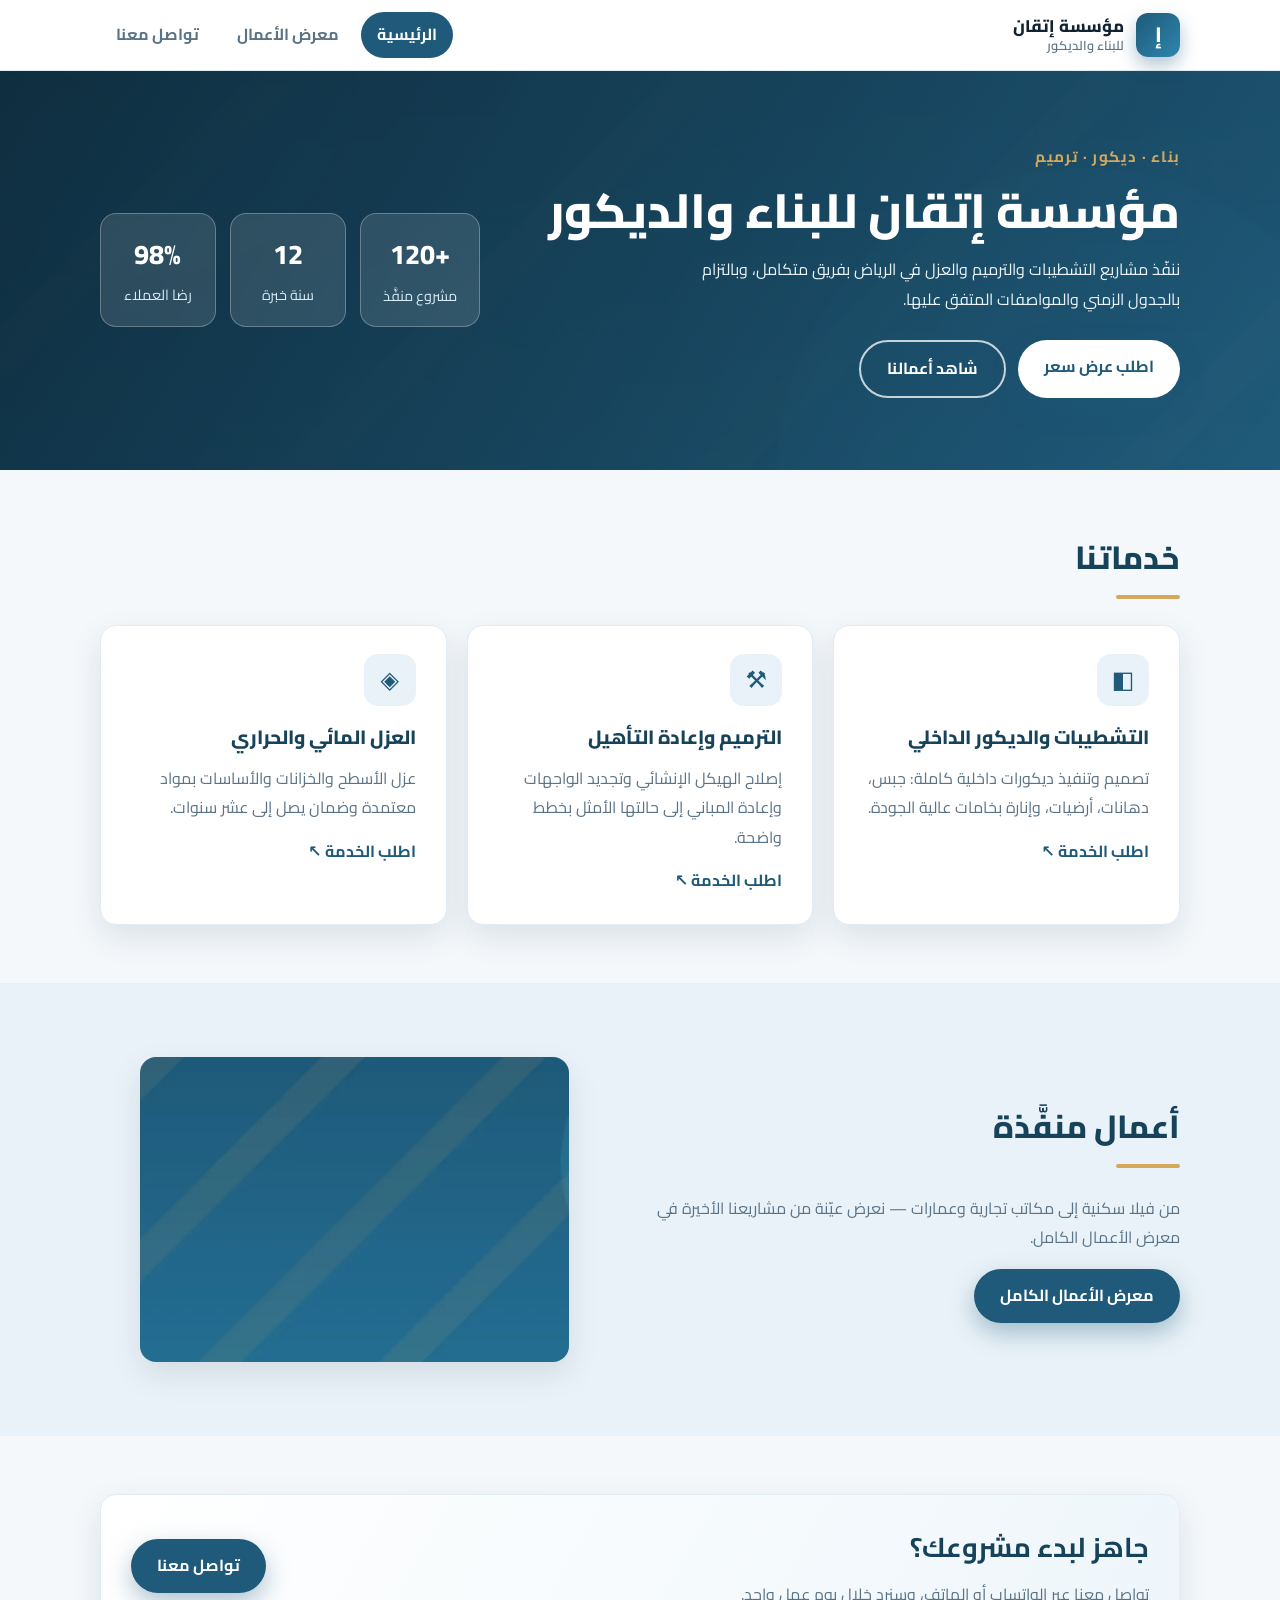
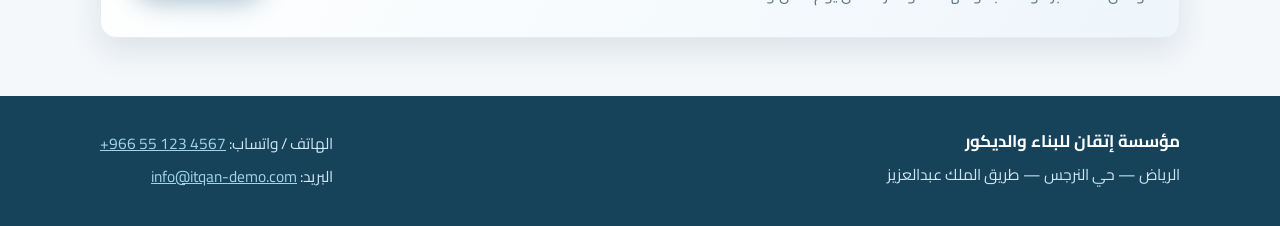
<file: index.html>
<!DOCTYPE html>
<html lang="ar" dir="rtl">
<head>
  <meta charset="UTF-8">
  <meta name="viewport" content="width=device-width, initial-scale=1.0">
  <title>مؤسسة إتقان للبناء والديكور</title>
  <meta name="description" content="مؤسسة إتقان للبناء والديكور في الرياض: تشطيبات وديكور، ترميم وإعادة تأهيل، عزل مائي وحراري — مع معرض أعمال وبيانات تواصل.">
  <link rel="preconnect" href="https://fonts.googleapis.com">
  <link rel="preconnect" href="https://fonts.gstatic.com" crossorigin>
  <link href="https://fonts.googleapis.com/css2?family=Cairo:wght@400;600;700;800&display=swap" rel="stylesheet">
  <link rel="stylesheet" href="style.css">
</head>
<body>

  <header class="site-head">
    <div class="container head-inner">
      <a class="brand" href="index.html">
        <span class="brand-mark" aria-hidden="true">إ</span>
        <span class="brand-name">مؤسسة إتقان <small>للبناء والديكور</small></span>
      </a>
      <nav class="nav" aria-label="التنقل الرئيسي">
        <a class="is-active" href="index.html">الرئيسية</a>
        <a href="works.html">معرض الأعمال</a>
        <a href="contact.html">تواصل معنا</a>
      </nav>
    </div>
  </header>

  <!-- ترحيب باسم النشاط -->
  <section class="hero">
    <div class="container hero-inner">
      <div>
        <p class="kicker">بناء · ديكور · ترميم</p>
        <h1>مؤسسة إتقان للبناء والديكور</h1>
        <p class="lead">
          ننفّذ مشاريع التشطيبات والترميم والعزل في الرياض بفريق متكامل،
          وبالتزام بالجدول الزمني والمواصفات المتفق عليها.
        </p>
        <div class="hero-actions">
          <a class="btn btn-primary" href="contact.html">اطلب عرض سعر</a>
          <a class="btn btn-ghost" href="works.html">شاهد أعمالنا</a>
        </div>
      </div>
      <ul class="stats" aria-label="أرقام النشاط">
        <li><strong>+120</strong><span>مشروع منفَّذ</span></li>
        <li><strong>12</strong><span>سنة خبرة</span></li>
        <li><strong>98%</strong><span>رضا العملاء</span></li>
      </ul>
    </div>
  </section>

  <main>

    <!-- الخدمات الثلاثة -->
    <section class="section" id="services">
      <div class="container">
        <h2 class="section-title">خدماتنا</h2>
        <div class="cards">
          <article class="card">
            <span class="card-icon" aria-hidden="true">◧</span>
            <h3>التشطيبات والديكور الداخلي</h3>
            <p>تصميم وتنفيذ ديكورات داخلية كاملة: جبس، دهانات، أرضيات، وإنارة بخامات عالية الجودة.</p>
            <a class="card-link" href="contact.html">اطلب الخدمة ↖</a>
          </article>
          <article class="card">
            <span class="card-icon" aria-hidden="true">⚒</span>
            <h3>الترميم وإعادة التأهيل</h3>
            <p>إصلاح الهيكل الإنشائي وتجديد الواجهات وإعادة المباني إلى حالتها الأمثل بخطط واضحة.</p>
            <a class="card-link" href="contact.html">اطلب الخدمة ↖</a>
          </article>
          <article class="card">
            <span class="card-icon" aria-hidden="true">◈</span>
            <h3>العزل المائي والحراري</h3>
            <p>عزل الأسطح والخزانات والأساسات بمواد معتمدة وضمان يصل إلى عشر سنوات.</p>
            <a class="card-link" href="contact.html">اطلب الخدمة ↖</a>
          </article>
        </div>
      </div>
    </section>

    <!-- ملخص معرض الأعمال -->
    <section class="section section-tint">
      <div class="container split">
        <div>
          <h2 class="section-title">أعمال منفَّذة</h2>
          <p class="muted">
            من فيلا سكنية إلى مكاتب تجارية وعمارات — نعرض عيّنة من مشاريعنا
            الأخيرة في معرض الأعمال الكامل.
          </p>
          <a class="btn btn-primary" href="works.html">معرض الأعمال الكامل</a>
        </div>
        <figure class="split-media">
          <img src="assets/images/work1.webp" alt="صورة توضيحية لمشروع تشطيبات فيلا" width="900" height="640">
        </figure>
      </div>
    </section>

    <!-- دعوة للتواصل -->
    <section class="section">
      <div class="container cta card">
        <div>
          <h2>جاهز لبدء مشروعك؟</h2>
          <p class="muted">تواصل معنا عبر الواتساب أو الهاتف، وسنرد خلال يوم عمل واحد.</p>
        </div>
        <a class="btn btn-primary" href="contact.html">تواصل معنا</a>
      </div>
    </section>

  </main>

  <footer class="footer">
    <div class="container foot-grid">
      <div>
        <strong>مؤسسة إتقان للبناء والديكور</strong>
        <p>الرياض — حي النرجس — طريق الملك عبدالعزيز</p>
      </div>
      <div>
        <p>الهاتف / واتساب: <a href="tel:+966551234567" dir="ltr">+966 55 123 4567</a></p>
        <p>البريد: <a href="mailto:info@itqan-demo.com">info@itqan-demo.com</a></p>
      </div>
    </div>
  </footer>

</body>
</html>
</file>
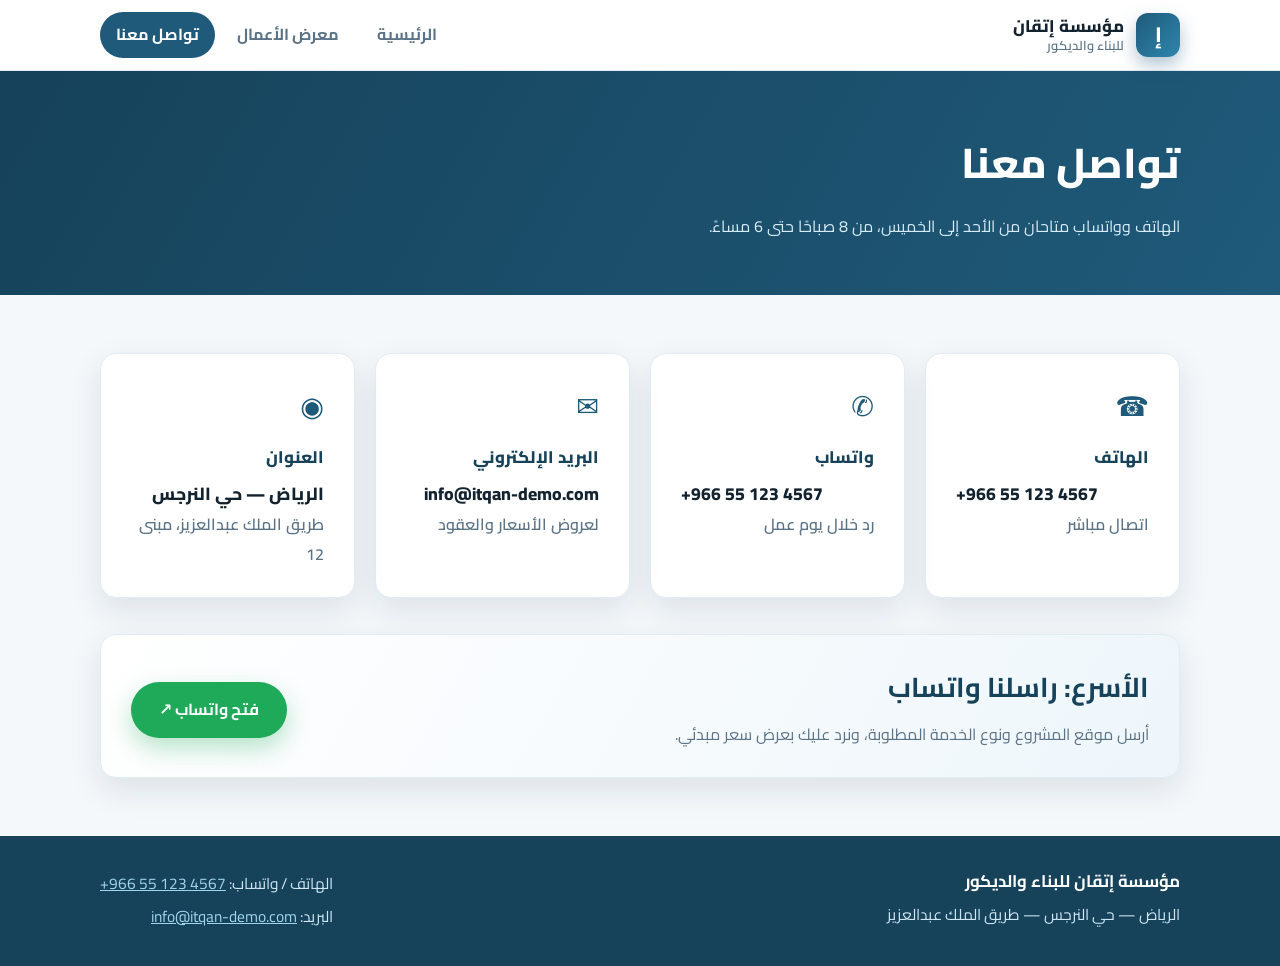
<file: contact.html>
<!DOCTYPE html>
<html lang="ar" dir="rtl">
<head>
  <meta charset="UTF-8">
  <meta name="viewport" content="width=device-width, initial-scale=1.0">
  <title>تواصل معنا — مؤسسة إتقان للبناء والديكور</title>
  <meta name="description" content="بيانات تواصل مؤسسة إتقان للبناء والديكور: الهاتف، الواتساب، البريد، والعنوان في حي النرجس بالرياض.">
  <link rel="preconnect" href="https://fonts.googleapis.com">
  <link rel="preconnect" href="https://fonts.gstatic.com" crossorigin>
  <link href="https://fonts.googleapis.com/css2?family=Cairo:wght@400;600;700;800&display=swap" rel="stylesheet">
  <link rel="stylesheet" href="style.css">
</head>
<body>

  <header class="site-head">
    <div class="container head-inner">
      <a class="brand" href="index.html">
        <span class="brand-mark" aria-hidden="true">إ</span>
        <span class="brand-name">مؤسسة إتقان <small>للبناء والديكور</small></span>
      </a>
      <nav class="nav" aria-label="التنقل الرئيسي">
        <a href="index.html">الرئيسية</a>
        <a href="works.html">معرض الأعمال</a>
        <a class="is-active" href="contact.html">تواصل معنا</a>
      </nav>
    </div>
  </header>

  <section class="page-head">
    <div class="container">
      <h1>تواصل معنا</h1>
      <p>الهاتف وواتساب متاحان من الأحد إلى الخميس، من 8 صباحًا حتى 6 مساءً.</p>
    </div>
  </section>

  <main class="section">
    <div class="container">

      <div class="contact-grid">

        <a class="contact-card card" href="tel:+966551234567">
          <span class="contact-icon" aria-hidden="true">☎</span>
          <h3>الهاتف</h3>
          <p class="big" dir="ltr">+966 55 123 4567</p>
          <p>اتصال مباشر</p>
        </a>

        <a class="contact-card card" href="https://wa.me/966551234567" target="_blank" rel="noopener noreferrer">
          <span class="contact-icon" aria-hidden="true">✆</span>
          <h3>واتساب</h3>
          <p class="big" dir="ltr">+966 55 123 4567</p>
          <p>رد خلال يوم عمل</p>
        </a>

        <a class="contact-card card" href="mailto:info@itqan-demo.com">
          <span class="contact-icon" aria-hidden="true">✉</span>
          <h3>البريد الإلكتروني</h3>
          <p class="big">info@itqan-demo.com</p>
          <p>لعروض الأسعار والعقود</p>
        </a>

        <div class="contact-card card">
          <span class="contact-icon" aria-hidden="true">◉</span>
          <h3>العنوان</h3>
          <p class="big">الرياض — حي النرجس</p>
          <p>طريق الملك عبدالعزيز، مبنى 12</p>
        </div>

      </div>

      <div class="cta card" style="margin-top: 36px;">
        <div>
          <h2>الأسرع: راسلنا واتساب</h2>
          <p class="muted">أرسل موقع المشروع ونوع الخدمة المطلوبة، ونرد عليك بعرض سعر مبدئي.</p>
        </div>
        <a class="wa-btn" href="https://wa.me/966551234567" target="_blank" rel="noopener noreferrer">
          فتح واتساب ↗
        </a>
      </div>

    </div>
  </main>

  <footer class="footer">
    <div class="container foot-grid">
      <div>
        <strong>مؤسسة إتقان للبناء والديكور</strong>
        <p>الرياض — حي النرجس — طريق الملك عبدالعزيز</p>
      </div>
      <div>
        <p>الهاتف / واتساب: <a href="tel:+966551234567" dir="ltr">+966 55 123 4567</a></p>
        <p>البريد: <a href="mailto:info@itqan-demo.com">info@itqan-demo.com</a></p>
      </div>
    </div>
  </footer>

</body>
</html>
</file>
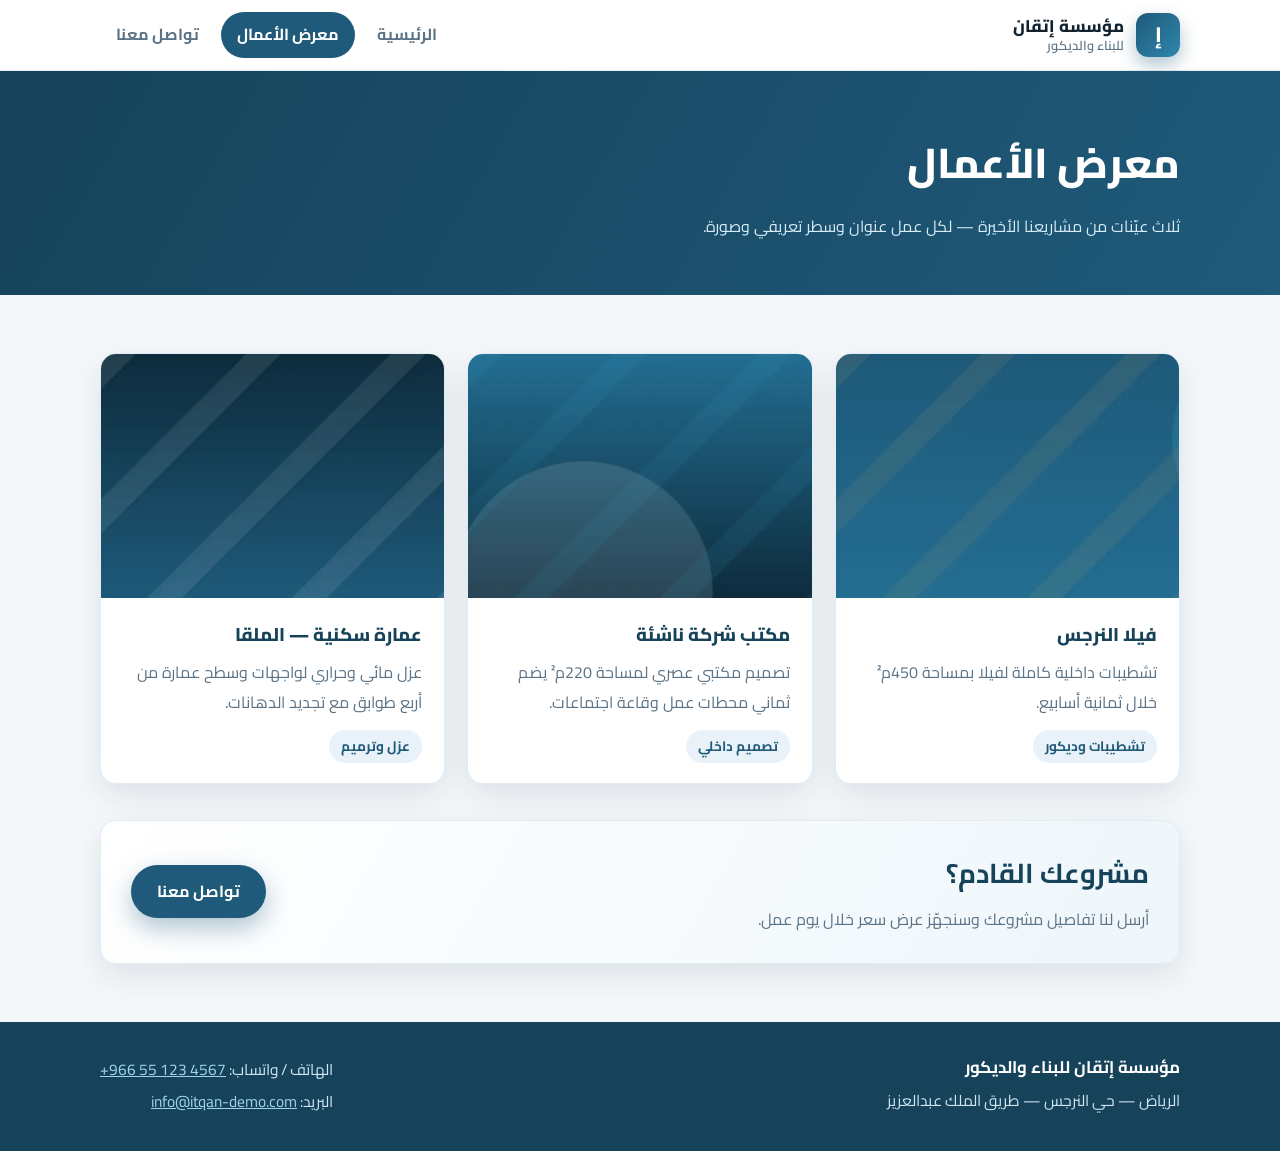
<file: works.html>
<!DOCTYPE html>
<html lang="ar" dir="rtl">
<head>
  <meta charset="UTF-8">
  <meta name="viewport" content="width=device-width, initial-scale=1.0">
  <title>معرض الأعمال — مؤسسة إتقان للبناء والديكور</title>
  <meta name="description" content="معرض أعمال مؤسسة إتقان: ثلاث عيّنات من مشاريع التشطيبات والتصميم والترميم المنفَّذة في الرياض.">
  <link rel="preconnect" href="https://fonts.googleapis.com">
  <link rel="preconnect" href="https://fonts.gstatic.com" crossorigin>
  <link href="https://fonts.googleapis.com/css2?family=Cairo:wght@400;600;700;800&display=swap" rel="stylesheet">
  <link rel="stylesheet" href="style.css">
</head>
<body>

  <header class="site-head">
    <div class="container head-inner">
      <a class="brand" href="index.html">
        <span class="brand-mark" aria-hidden="true">إ</span>
        <span class="brand-name">مؤسسة إتقان <small>للبناء والديكور</small></span>
      </a>
      <nav class="nav" aria-label="التنقل الرئيسي">
        <a href="index.html">الرئيسية</a>
        <a class="is-active" href="works.html">معرض الأعمال</a>
        <a href="contact.html">تواصل معنا</a>
      </nav>
    </div>
  </header>

  <section class="page-head">
    <div class="container">
      <h1>معرض الأعمال</h1>
      <p>ثلاث عيّنات من مشاريعنا الأخيرة — لكل عمل عنوان وسطر تعريفي وصورة.</p>
    </div>
  </section>

  <main class="section">
    <div class="container">
      <div class="works">

        <article class="work">
          <img src="assets/images/work1.webp" alt="صورة توضيحية لمشروع تشطيبات فيلا في حي النرجس" width="900" height="640">
          <div class="work-body">
            <h3>فيلا النرجس</h3>
            <p>تشطيبات داخلية كاملة لفيلا بمساحة 450م² خلال ثمانية أسابيع.</p>
            <span class="work-tag">تشطيبات وديكور</span>
          </div>
        </article>

        <article class="work">
          <img src="assets/images/work2.webp" alt="صورة توضيحية لمشروع تصميم مكتبي لشركة ناشئة" width="900" height="640">
          <div class="work-body">
            <h3>مكتب شركة ناشئة</h3>
            <p>تصميم مكتبي عصري لمساحة 220م² يضم ثماني محطات عمل وقاعة اجتماعات.</p>
            <span class="work-tag">تصميم داخلي</span>
          </div>
        </article>

        <article class="work">
          <img src="assets/images/work3.webp" alt="صورة توضيحية لمشروع عزل وترميم واجهات عمارة سكنية" width="900" height="640">
          <div class="work-body">
            <h3>عمارة سكنية — الملقا</h3>
            <p>عزل مائي وحراري لواجهات وسطح عمارة من أربع طوابق مع تجديد الدهانات.</p>
            <span class="work-tag">عزل وترميم</span>
          </div>
        </article>

      </div>

      <div class="cta card" style="margin-top: 36px;">
        <div>
          <h2>مشروعك القادم؟</h2>
          <p class="muted">أرسل لنا تفاصيل مشروعك وسنجهّز عرض سعر خلال يوم عمل.</p>
        </div>
        <a class="btn btn-primary" href="contact.html">تواصل معنا</a>
      </div>
    </div>
  </main>

  <footer class="footer">
    <div class="container foot-grid">
      <div>
        <strong>مؤسسة إتقان للبناء والديكور</strong>
        <p>الرياض — حي النرجس — طريق الملك عبدالعزيز</p>
      </div>
      <div>
        <p>الهاتف / واتساب: <a href="tel:+966551234567" dir="ltr">+966 55 123 4567</a></p>
        <p>البريد: <a href="mailto:info@itqan-demo.com">info@itqan-demo.com</a></p>
      </div>
    </div>
  </footer>

</body>
</html>
</file>
<file: style.css>
/* ===== الموقع التجاري — مؤسسة إتقان للبناء والديكور — #1f5a7a + Cairo ===== */

:root {
  --brand: #1f5a7a;
  --brand-dark: #16425a;
  --brand-light: #2e86ad;
  --gold: #d6a85c;
  --ink: #12222e;
  --muted: #5b7386;
  --bg: #f4f8fb;
  --card: #ffffff;
  --line: #e2ecf3;
  --radius: 16px;
  --shadow: 0 12px 32px rgba(18, 34, 46, 0.10);
  --max: 1080px;
}

* { box-sizing: border-box; }

html { scroll-behavior: smooth; }

body {
  margin: 0;
  font-family: "Cairo", system-ui, "Segoe UI", Tahoma, sans-serif;
  color: var(--ink);
  background: var(--bg);
  line-height: 1.85;
  -webkit-font-smoothing: antialiased;
}

img { display: block; max-width: 100%; height: auto; }

a { color: var(--brand); }

.container { width: min(var(--max), 92%); margin-inline: auto; }

/* ===== الشريط العلوي ===== */
.site-head {
  background: #fff;
  border-bottom: 1px solid var(--line);
  position: sticky;
  top: 0;
  z-index: 50;
}

.head-inner {
  display: flex;
  align-items: center;
  justify-content: space-between;
  gap: 16px;
  flex-wrap: wrap;
  padding: 12px 0;
}

.brand {
  display: flex;
  align-items: center;
  gap: 12px;
  text-decoration: none;
  color: inherit;
}

.brand-mark {
  width: 44px;
  height: 44px;
  border-radius: 12px;
  background: linear-gradient(135deg, var(--brand), var(--brand-light));
  color: #fff;
  font-weight: 800;
  font-size: 1.3rem;
  display: grid;
  place-items: center;
  box-shadow: 0 8px 18px rgba(31, 90, 122, 0.35);
}

.brand-name { font-weight: 800; font-size: 1.05rem; line-height: 1.3; }
.brand-name small { display: block; font-weight: 600; color: var(--muted); font-size: 0.8rem; }

.nav { display: flex; gap: 6px; flex-wrap: wrap; }

.nav a {
  text-decoration: none;
  font-weight: 700;
  color: var(--muted);
  padding: 8px 16px;
  border-radius: 999px;
  transition: background 0.15s ease, color 0.15s ease;
}

.nav a:hover { background: #e9f2f8; color: var(--brand); }

.nav a.is-active { background: var(--brand); color: #fff; }

/* ===== الترحيب ===== */
.hero {
  color: #fff;
  padding: 72px 0;
  background:
    linear-gradient(120deg, rgba(14, 44, 61, 0.92), rgba(31, 90, 122, 0.86)),
    url("assets/images/cover.webp") center / cover no-repeat;
}

.hero-inner {
  display: flex;
  align-items: center;
  justify-content: space-between;
  gap: 40px;
  flex-wrap: wrap;
}

.kicker {
  margin: 0 0 8px;
  font-weight: 700;
  letter-spacing: 0.08em;
  color: var(--gold);
  font-size: 0.95rem;
}

.hero h1 {
  margin: 0 0 14px;
  font-size: clamp(1.9rem, 5vw, 3rem);
  font-weight: 800;
  line-height: 1.3;
}

.lead { margin: 0; max-width: 54ch; color: #eaf5fb; }

.hero-actions { display: flex; flex-wrap: wrap; gap: 12px; margin-top: 26px; }

.stats {
  list-style: none;
  margin: 0;
  padding: 0;
  display: flex;
  gap: 14px;
  flex-wrap: wrap;
}

.stats li {
  background: rgba(255, 255, 255, 0.12);
  border: 1px solid rgba(255, 255, 255, 0.28);
  border-radius: var(--radius);
  padding: 16px 22px;
  text-align: center;
  min-width: 116px;
  backdrop-filter: blur(4px);
}

.stats strong { display: block; font-size: 1.7rem; font-weight: 800; color: #fff; }
.stats span { color: #d7ecf7; font-size: 0.9rem; }

/* ===== الأزرار ===== */
.btn {
  display: inline-block;
  padding: 12px 26px;
  border-radius: 999px;
  font-weight: 700;
  font-family: inherit;
  font-size: 1rem;
  text-decoration: none;
  transition: transform 0.15s ease, box-shadow 0.15s ease, background 0.15s ease;
}

.btn:hover { transform: translateY(-2px); }

.btn-primary {
  background: var(--brand);
  color: #fff;
  box-shadow: 0 10px 24px rgba(31, 90, 122, 0.35);
}

.hero .btn-primary { background: #fff; color: var(--brand); }

.btn-ghost { border: 2px solid rgba(255, 255, 255, 0.75); color: #fff; }
.btn-ghost:hover { background: rgba(255, 255, 255, 0.14); }

/* ===== الأقسام ===== */
.section { padding: 58px 0; }

.section-tint { background: #e9f2f8; }

.section-title {
  margin: 0 0 26px;
  font-size: clamp(1.4rem, 3.4vw, 2rem);
  font-weight: 800;
  color: var(--brand-dark);
  position: relative;
  padding-bottom: 12px;
}

.section-title::after {
  content: "";
  position: absolute;
  inset-inline-start: 0;
  bottom: 0;
  width: 64px;
  height: 4px;
  border-radius: 4px;
  background: var(--gold);
}

.muted { color: var(--muted); }

.card {
  background: var(--card);
  border: 1px solid var(--line);
  border-radius: var(--radius);
  box-shadow: var(--shadow);
  padding: 28px 30px;
}

/* ===== بطاقات الخدمات ===== */
.cards {
  display: grid;
  grid-template-columns: repeat(auto-fit, minmax(270px, 1fr));
  gap: 20px;
}

.card h3 { margin: 14px 0 8px; font-size: 1.2rem; font-weight: 800; color: var(--brand-dark); }
.card p { margin: 0 0 14px; color: var(--muted); }

.card-icon {
  display: inline-grid;
  place-items: center;
  width: 52px;
  height: 52px;
  border-radius: 14px;
  background: #e9f2f8;
  color: var(--brand);
  font-size: 1.5rem;
}

.card-link { font-weight: 700; text-decoration: none; }
.card-link:hover { text-decoration: underline; }

/* ===== القسم المقسوم ===== */
.split {
  display: grid;
  grid-template-columns: 1.05fr 1fr;
  gap: 36px;
  align-items: center;
}

.split-media img {
  width: 100%;
  border-radius: var(--radius);
  box-shadow: var(--shadow);
}

/* ===== دعوة للفعل ===== */
.cta {
  display: flex;
  align-items: center;
  justify-content: space-between;
  gap: 24px;
  flex-wrap: wrap;
  background: linear-gradient(120deg, #ffffff, #eef6fb);
}

.cta h2 { margin: 0 0 6px; font-size: clamp(1.3rem, 3vw, 1.7rem); color: var(--brand-dark); }
.cta p { margin: 0; }

/* ===== التذييل ===== */
.footer {
  background: var(--brand-dark);
  color: #cfe6f3;
  padding: 30px 0;
  font-size: 0.97rem;
}

.foot-grid {
  display: flex;
  justify-content: space-between;
  gap: 24px;
  flex-wrap: wrap;
}

.footer strong { color: #fff; font-size: 1.05rem; }
.footer p { margin: 4px 0; }
.footer a { color: #9fd4ec; }

/* ===== صفحات داخلية ===== */
.page-head {
  background: linear-gradient(120deg, var(--brand-dark), var(--brand));
  color: #fff;
  padding: 54px 0;
}

.page-head h1 { margin: 0; font-size: clamp(1.7rem, 4.4vw, 2.6rem); font-weight: 800; }
.page-head p { margin: 10px 0 0; color: #d7ecf7; max-width: 60ch; }

/* ===== معرض الأعمال ===== */
.works {
  display: grid;
  grid-template-columns: repeat(auto-fit, minmax(280px, 1fr));
  gap: 22px;
}

.work {
  background: var(--card);
  border: 1px solid var(--line);
  border-radius: var(--radius);
  overflow: hidden;
  box-shadow: var(--shadow);
  transition: transform 0.15s ease;
}

.work:hover { transform: translateY(-4px); }

.work img { width: 100%; aspect-ratio: 900 / 640; object-fit: cover; }

.work-body { padding: 20px 22px; }
.work-body h3 { margin: 0 0 6px; font-size: 1.15rem; font-weight: 800; color: var(--brand-dark); }
.work-body p { margin: 0; color: var(--muted); }
.work-tag {
  display: inline-block;
  margin-top: 12px;
  background: #e9f2f8;
  color: var(--brand);
  font-size: 0.85rem;
  font-weight: 700;
  padding: 4px 12px;
  border-radius: 999px;
}

/* ===== صفحة التواصل ===== */
.contact-grid {
  display: grid;
  grid-template-columns: repeat(auto-fit, minmax(250px, 1fr));
  gap: 20px;
}

.contact-card { text-decoration: none; color: inherit; transition: transform 0.15s ease, border-color 0.15s ease; }
a.contact-card:hover { transform: translateY(-4px); border-color: var(--brand-light); }

.contact-icon { font-size: 1.7rem; color: var(--brand); }
.contact-card h3 { margin: 10px 0 4px; font-size: 1.05rem; color: var(--brand-dark); }
.contact-card p { margin: 0; color: var(--muted); font-weight: 600; }
.contact-card .big { color: var(--ink); font-weight: 800; font-size: 1.1rem; }

.wa-btn {
  display: inline-flex;
  align-items: center;
  gap: 10px;
  background: #1faa59;
  color: #fff;
  font-weight: 700;
  padding: 13px 28px;
  border-radius: 999px;
  text-decoration: none;
  box-shadow: 0 10px 24px rgba(31, 170, 89, 0.32);
  margin-top: 8px;
}

.wa-btn:hover { transform: translateY(-2px); }

/* ===== التجاوب ===== */
@media (max-width: 860px) {
  .split { grid-template-columns: 1fr; }
  .hero { padding: 54px 0; }
  .stats { width: 100%; }
  .stats li { flex: 1; }
}

@media (max-width: 560px) {
  .head-inner { justify-content: center; text-align: center; }
  .nav { justify-content: center; }
  .hero-actions { justify-content: flex-start; }
  .cta { flex-direction: column; align-items: flex-start; }
  .section { padding: 42px 0; }
  .card { padding: 22px 20px; }
}
</file>
